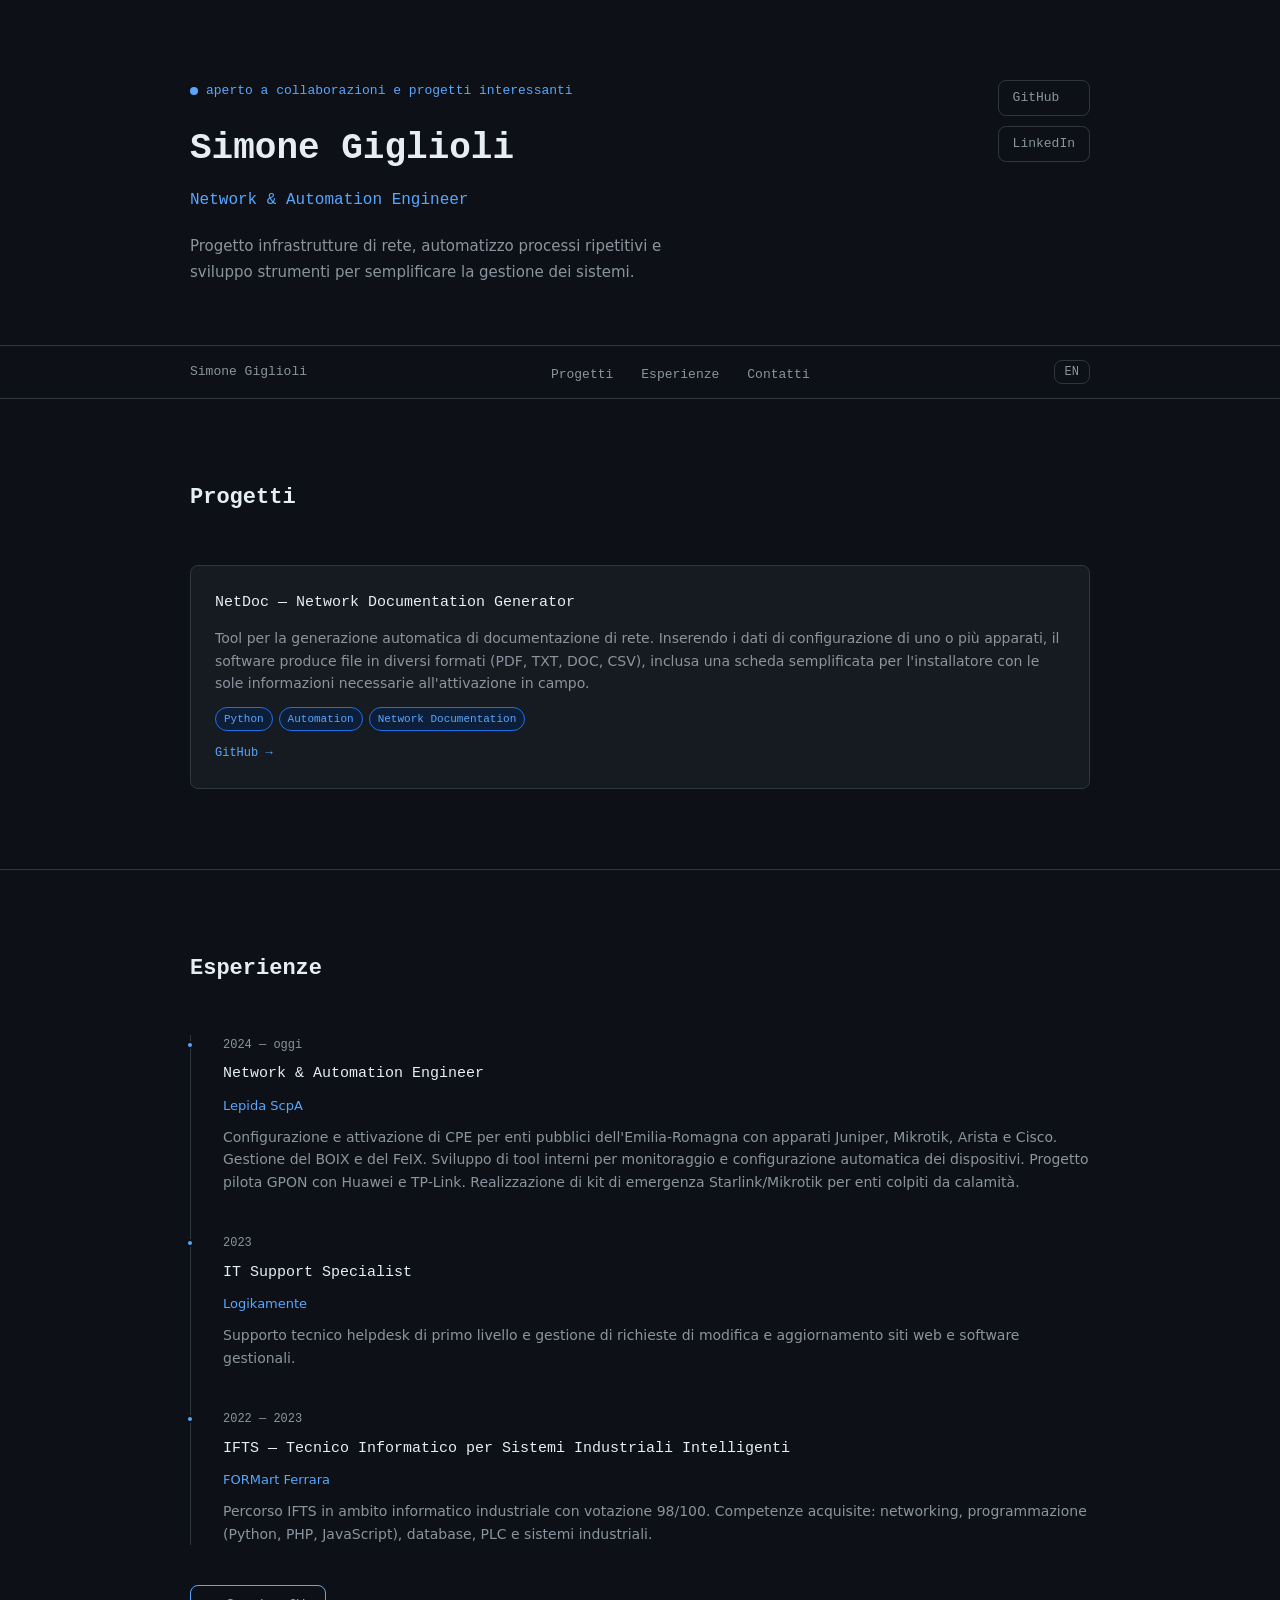
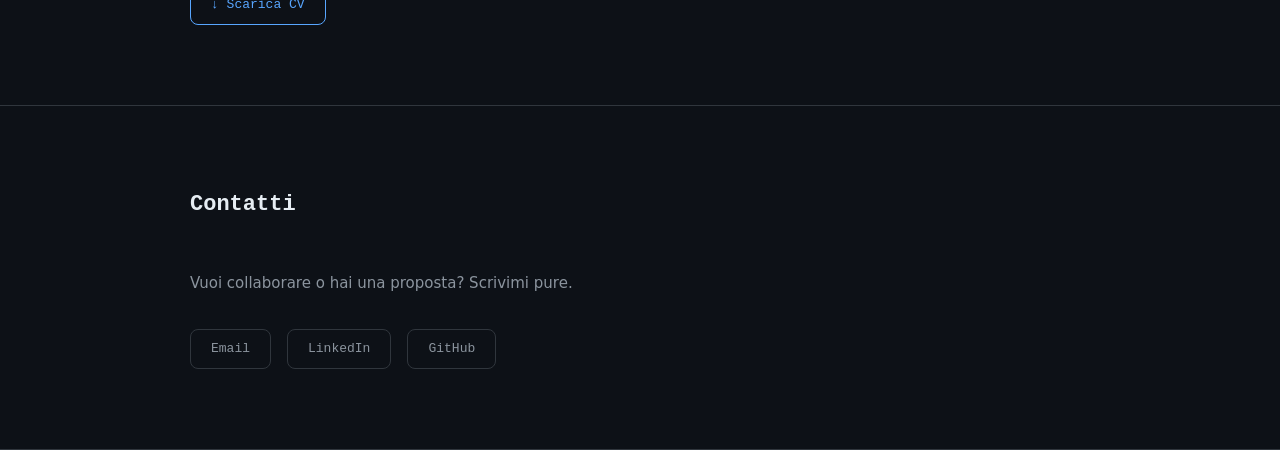
<file: index.html>
<!DOCTYPE html>
<html lang="it">
<head>
  <meta charset="UTF-8">
  <meta name="viewport" content="width=device-width, initial-scale=1.0">
  <link rel="icon" type="image/png" href="assets/img/favicon.png">
  <title>Simone Giglioli — Network & Automation Engineer</title>
  <meta property="og:title" content="Simone Giglioli — Network & Automation Engineer">
  <meta property="og:description" content="Portfolio di Simone Giglioli, Network & Automation Engineer. Progetto infrastrutture di rete, automatizzo processi e sviluppo tool interni per la gestione dei sistemi.">
  <meta property="og:url" content="https://SimoGgl.github.io">
  <meta property="og:type" content="website">
  <meta property="og:image" content="https://SimoGgl.github.io/assets/img/og-image.png">
  <link rel="stylesheet" href="css/style.css">
</head>
<body>

  <header id="hero">
    <div class="hero-container">

      <div class="hero-text">
        <p class="hero-available" data-i18n="available">aperto a collaborazioni e progetti interessanti</p>
        <h1 class="hero-name">Simone Giglioli</h1>
        <h2 class="hero-role" data-i18n="role">Network & Automation Engineer</h2>
        <p class="hero-bio" data-i18n="bio">
          Progetto infrastrutture di rete, automatizzo processi ripetitivi
          e sviluppo strumenti per semplificare la gestione dei sistemi.
        </p>
      </div>

      <div class="hero-links">
        <a href="https://github.com/SimoGgl" target="_blank">GitHub</a>
        <a href="https://www.linkedin.com/in/simone-giglioli" target="_blank">LinkedIn</a>
      </div>

    </div>
  </header>

  <nav id="navbar">
    <div class="nav-container">

      <span class="nav-name">Simone Giglioli</span>

      <ul class="nav-links">
        <li><a href="#progetti" data-i18n="nav_progetti">Progetti</a></li>
        <li><a href="#esperienze" data-i18n="nav_esperienze">Esperienze</a></li>
        <li><a href="#contatti" data-i18n="nav_contatti">Contatti</a></li>
      </ul>

      <button class="lang-toggle" id="lang-toggle">EN</button>

    </div>
  </nav>

  <main>
    <section id="progetti">
      <div class="section-container">

        <h2 class="section-title" data-i18n="progetti_titolo">Progetti</h2>

        <!--
          GRIGLIA PROGETTI
          Per aggiungere un progetto: copia un intero blocco <div class="project-card">
          e incollalo qui dentro come nuovo elemento della griglia.
        -->
        <div class="progetti-grid">

          <!--
            CARD PROGETTO
            - project-title: nome del progetto (non tradotto, uguale in IT e EN)
            - project-desc: descrizione breve — data-i18n="proj1_desc" è il gancio
              per la traduzione, ricordati di aggiungere la traduzione inglese
              nel file js/main.js nella sezione "translations"
            - project-tags: lista di tecnologie usate (non tradotte)
            - project-links: link al repo GitHub o a una demo
          -->
          <div class="project-card">
            <h3 class="project-title">NetDoc — Network Documentation Generator</h3>
            <p class="project-desc" data-i18n="proj1_desc">
              Tool per la generazione automatica di documentazione di rete.
              Inserendo i dati di configurazione di uno o più apparati,
              il software produce file in diversi formati (PDF, TXT, DOC, CSV),
              inclusa una scheda semplificata per l'installatore con le sole informazioni
              necessarie all'attivazione in campo.
            </p>
            <div class="project-tags">
              <span class="tag">Python</span>
              <span class="tag">Automation </span>
              <span class="tag">Network Documentation</span>
            </div>
            <div class="project-links">
              <a href="https://github.com/SimoGgl/NetDoc" target="_blank">GitHub →</a>
            </div>
          </div>

        </div>
      </div>
    </section>

    <section id="esperienze">
  <div class="section-container">

    <h2 class="section-title" data-i18n="esperienze_titolo">Esperienze</h2>

    <!--
      TIMELINE ESPERIENZE
      Per aggiungere una voce: copia un intero blocco <div class="timeline-item">
      e incollalo qui dentro. L'ordine è cronologico inverso: il più recente in cima.
    -->
    <div class="timeline">

      <!--
        VOCE TIMELINE
        - timeline-date: periodo (non tradotto)
        - timeline-role: ruolo lavorativo (non tradotto)
        - timeline-company: nome azienda (non tradotto)
        - timeline-desc: descrizione attività — data-i18n è il gancio per la
          traduzione, aggiungere la versione inglese in js/main.js
      -->
      <div class="timeline-item">
        <div class="timeline-date" data-i18n="exp1_date">2024 — oggi</div>
        <div class="timeline-content">
          <h3 class="timeline-role" data-i18n="exp1_role">Network & Automation Engineer</h3>
          <span class="timeline-company">Lepida ScpA</span>
          <p class="timeline-desc" data-i18n="exp1_desc">
            Configurazione e attivazione di CPE per enti pubblici dell'Emilia-Romagna
            con apparati Juniper, Mikrotik, Arista e Cisco. Gestione del BOIX e del FeIX.
            Sviluppo di tool interni per monitoraggio e configurazione automatica dei dispositivi.
            Progetto pilota GPON con Huawei e TP-Link.
            Realizzazione di kit di emergenza Starlink/Mikrotik per enti colpiti da calamità.
          </p>
        </div>
      </div>

      <div class="timeline-item">
        <div class="timeline-date" data-i18n="exp2_date">2023</div>
        <div class="timeline-content">
          <h3 class="timeline-role" data-i18n="exp2_role">IT Support Specialist</h3>
          <span class="timeline-company">Logikamente</span>
          <p class="timeline-desc" data-i18n="exp2_desc"> 
            Supporto tecnico helpdesk di primo livello e
            gestione di richieste di modifica e aggiornamento
            siti web e software gestionali.
          </p>
        </div>
      </div>

      <!--
        FORMAZIONE
        Stessa struttura delle esperienze lavorative.
        Puoi usare il campo timeline-company per il nome dell'università o istituto.
      -->
      <div class="timeline-item">
        <div class="timeline-date" data-i18n="exp3_date">2022 — 2023</div>
        <div class="timeline-content">
          <h3 class="timeline-role" data-i18n="exp3_role">IFTS — Tecnico Informatico per Sistemi Industriali Intelligenti</h3>
          <span class="timeline-company">FORMart Ferrara</span>
          <p class="timeline-desc" data-i18n="exp3_desc">
            Percorso IFTS in ambito informatico industriale con votazione 98/100.
            Competenze acquisite: networking, programmazione (Python, PHP, JavaScript),
            database, PLC e sistemi industriali.
          </p>
        </div>
      </div>

    </div>

    <!--
      BOTTONE CV
      Punta al file assets/cv.pdf
      data-i18n="scarica_cv" traduce il testo del bottone.
    -->
    <a href="assets/cv-ita.pdf" target="_blank" class="cv-button" data-i18n="scarica_cv">
  ↓ Scarica CV
</a>

  </div>
</section>

    <section id="contatti">
  <div class="section-container">

    <h2 class="section-title" data-i18n="contatti_titolo">Contatti</h2>

    <!--
      TESTO INTRODUTTIVO
      data-i18n="contatti_desc" traduce il paragrafo in inglese.
    -->
    <p class="contatti-desc" data-i18n="contatti_desc">
      Vuoi collaborare o hai una proposta? Scrivimi pure.
    </p>

    <!--
      LINK CONTATTI
      - Puoi aggiungere altri link copiando un <a class="contact-link">
    -->
    <div class="contatti-links">
      <a href="mailto:simone.giglioli97@gmail.com" class="contact-link">
        Email
      </a>
      <a href="https://linkedin.com/in/simone-giglioli" target="_blank" class="contact-link">
        LinkedIn
      </a>
      <a href="https://github.com/SimoGgl" target="_blank" class="contact-link">
        GitHub
      </a>
    </div>

  </div>
</section>
  </main>

  <script src="js/main.js"></script>
  

</body>
</html>
</file>
<file: css/style.css>
/* ================================================
   RESET & VARIABILI GLOBALI
   Azzera gli stili di default del browser e definisce
   i colori e font usati in tutto il sito.
   Per cambiare il colore accent basta modificare --accent.
   ================================================ */

*, *::before, *::after {
  box-sizing: border-box;
  margin: 0;
  padding: 0;
}

:root {
  --bg:         #0d1117;
  --surface:    #161b22;
  --border:     #30363d;
  --text:       #e6edf3;
  --text-muted: #8b949e;
  --accent:     #58a6ff;

  --font-mono: 'Courier New', Courier, monospace;
  --font-sans: system-ui, -apple-system, sans-serif;

  --max-width: 900px;
  --radius: 8px;
}

html {
  /* scroll fluido quando si clicca un link della navbar */
  scroll-behavior: smooth;
}

body {
  background-color: var(--bg);
  color: var(--text);
  font-family: var(--font-sans);
  font-size: 16px;
  line-height: 1.7;
}

a {
  color: var(--accent);
  text-decoration: none;
}

a:hover {
  text-decoration: underline;
}

/* ================================================
   HERO
   La prima sezione che si vede aprendo il sito.
   hero-container centra il contenuto e separa
   testo e link su due lati opposti.
   ================================================ */

#hero {
  padding: 80px 24px 60px;
  border-bottom: 0.5px solid var(--border);
}

.hero-container {
  max-width: var(--max-width);
  margin: 0 auto;
  display: flex;
  justify-content: space-between;
  align-items: flex-start;
  gap: 40px;
}

.hero-available {
  /* pallino blu animato prima del testo */
  display: flex;
  align-items: center;
  gap: 8px;
  font-size: 13px;
  color: var(--accent);
  margin-bottom: 16px;
  font-family: var(--font-mono);
}

.hero-available::before {
  content: '';
  display: inline-block;
  width: 8px;
  height: 8px;
  border-radius: 50%;
  background: var(--accent);
}

.hero-name {
  font-family: var(--font-mono);
  font-size: 36px;
  font-weight: 600;
  color: var(--text);
  margin-bottom: 8px;
}

.hero-role {
  font-family: var(--font-mono);
  font-size: 16px;
  font-weight: 400;
  color: var(--accent);
  margin-bottom: 20px;
}

.hero-bio {
  font-family: var(--font-sans);
  font-size: 15px;
  color: var(--text-muted);
  max-width: 480px;
}

.hero-links {
  display: flex;
  flex-direction: column;
  gap: 10px;
  flex-shrink: 0;
}

.hero-links a {
  font-family: var(--font-mono);
  font-size: 13px;
  color: var(--text-muted);
  border: 0.5px solid var(--border);
  padding: 6px 14px;
  border-radius: var(--radius);
  transition: color 0.2s, border-color 0.2s;
}

.hero-links a:hover {
  color: var(--accent);
  border-color: var(--accent);
  text-decoration: none;
}

/* ================================================
   NAVBAR
   Barra di navigazione fissa in cima alla pagina.
   Rimane visibile mentre si scrolla grazie a
   position: sticky e top: 0.
   nav-container allinea nome, link e bottone lingua
   su una sola riga.
   ================================================ */

#navbar {
  position: sticky;
  top: 0;
  background-color: var(--bg);
  border-bottom: 0.5px solid var(--border);
  padding: 0 24px;
  z-index: 100;
}

.nav-container {
  max-width: var(--max-width);
  margin: 0 auto;
  display: flex;
  align-items: center;
  justify-content: space-between;
  height: 52px;
}

.nav-name {
  font-family: var(--font-mono);
  font-size: 13px;
  color: var(--text-muted);
}

.nav-links {
  display: flex;
  gap: 28px;
  list-style: none;
}

.nav-links a {
  font-family: var(--font-mono);
  font-size: 13px;
  color: var(--text-muted);
  transition: color 0.2s;
}

.nav-links a:hover {
  color: var(--accent);
  text-decoration: none;
}

/* ------------------------------------------------
   BOTTONE CAMBIO LINGUA
   Mostra EN quando si è in italiano e viceversa.
   Lo stile è volutamente minimal per non distrarre.
   ------------------------------------------------ */

.lang-toggle {
  font-family: var(--font-mono);
  font-size: 12px;
  color: var(--text-muted);
  background: transparent;
  border: 0.5px solid var(--border);
  padding: 4px 10px;
  border-radius: var(--radius);
  cursor: pointer;
  transition: color 0.2s, border-color 0.2s;
}

.lang-toggle:hover {
  color: var(--accent);
  border-color: var(--accent);
}

/* ================================================
   SEZIONI GENERALI
   Stile comune a tutte le sezioni (progetti,
   esperienze, contatti). section-container limita
   la larghezza e centra il contenuto.
   ================================================ */

section {
  padding: 80px 24px;
  border-bottom: 0.5px solid var(--border);
}

.section-container {
  max-width: var(--max-width);
  margin: 0 auto;
}

.section-title {
  font-family: var(--font-mono);
  font-size: 22px;
  font-weight: 600;
  color: var(--text);
  margin-bottom: 48px;
}

/* ================================================
   PROGETTI
   Griglia a due colonne che si adatta allo spazio.
   Ogni card ha bordo sottile e sfondo leggermente
   più chiaro rispetto allo sfondo della pagina.
   ================================================ */

.progetti-grid {
  display: grid;
  grid-template-columns: repeat(auto-fit, minmax(260px, 1fr));
  gap: 16px;
}

.project-card {
  background: var(--surface);
  border: 0.5px solid var(--border);
  border-radius: var(--radius);
  padding: 24px;
  display: flex;
  flex-direction: column;
  gap: 12px;
  transition: border-color 0.2s;
}

.project-card:hover {
  border-color: var(--accent);
}

.project-title {
  font-family: var(--font-mono);
  font-size: 15px;
  font-weight: 500;
  color: var(--text);
}

.project-desc {
  font-size: 14px;
  color: var(--text-muted);
  line-height: 1.6;
  flex: 1;
}

/* ------------------------------------------------
   TAG TECNOLOGIE
   Piccole pillole con bordo accent per indicare
   le tecnologie usate in ogni progetto.
   ------------------------------------------------ */

.project-tags {
  display: flex;
  flex-wrap: wrap;
  gap: 6px;
}

.tag {
  font-family: var(--font-mono);
  font-size: 11px;
  color: var(--accent);
  background: #0d1f38;
  border: 0.5px solid #1f6feb;
  padding: 2px 8px;
  border-radius: 999px;
}

.project-links {
  display: flex;
  gap: 12px;
}

.project-links a {
  font-family: var(--font-mono);
  font-size: 12px;
  color: var(--accent);
}

/* ================================================
   ESPERIENZE — TIMELINE
   Lista verticale con una linea che collega
   le voci. Ogni voce ha un pallino sulla linea
   e il contenuto a destra.
   ================================================ */

.timeline {
  display: flex;
  flex-direction: column;
  gap: 0;
  margin-bottom: 40px;
  /* la linea verticale è un bordo sinistro sul contenitore */
  border-left: 0.5px solid var(--border);
  padding-left: 32px;
}

.timeline-item {
  position: relative;
  padding-bottom: 40px;
}

.timeline-item:last-child {
  padding-bottom: 0;
}

/* ------------------------------------------------
   PALLINO SULLA LINEA
   Posizionato in assoluto a sinistra della timeline,
   sovrapposto alla linea verticale.
   ------------------------------------------------ */

.timeline-item::before {
  content: '';
  position: absolute;
  left: -37px;
  top: 6px;
  width: 8px;
  height: 8px;
  border-radius: 50%;
  background: var(--accent);
  border: 2px solid var(--bg);
}

.timeline-date {
  font-family: var(--font-mono);
  font-size: 12px;
  color: var(--text-muted);
  margin-bottom: 6px;
}

.timeline-role {
  font-family: var(--font-mono);
  font-size: 15px;
  font-weight: 500;
  color: var(--text);
  margin-bottom: 4px;
}

.timeline-company {
  font-family: var(--font-sans);
  font-size: 13px;
  color: var(--accent);
}

.timeline-desc {
  font-size: 14px;
  color: var(--text-muted);
  line-height: 1.6;
  margin-top: 8px;
}

/* ------------------------------------------------
   BOTTONE SCARICA CV
   Stile outline con accent color, simile ai
   bottoni della navbar e dell'hero.
   ------------------------------------------------ */

.cv-button {
  display: inline-block;
  font-family: var(--font-mono);
  font-size: 13px;
  color: var(--accent);
  border: 0.5px solid var(--accent);
  padding: 8px 20px;
  border-radius: var(--radius);
  transition: background 0.2s;
}

.cv-button:hover {
  background: #0d1f38;
  text-decoration: none;
}

/* ================================================
   CONTATTI
   Sezione finale con testo introduttivo e link
   disposti in fila. Niente form — solo link diretti
   per mantenere il sito semplice e senza backend.
   ================================================ */

.contatti-desc {
  font-size: 15px;
  color: var(--text-muted);
  margin-bottom: 32px;
}

.contatti-links {
  display: flex;
  gap: 16px;
  flex-wrap: wrap;
}

.contact-link {
  font-family: var(--font-mono);
  font-size: 13px;
  color: var(--text-muted);
  border: 0.5px solid var(--border);
  padding: 8px 20px;
  border-radius: var(--radius);
  transition: color 0.2s, border-color 0.2s;
}

.contact-link:hover {
  color: var(--accent);
  border-color: var(--accent);
  text-decoration: none;
}

/* ================================================
   RESPONSIVE — MOBILE
   Sotto i 600px il layout si adatta:
   - L'hero impila testo e link verticalmente
   - La navbar nasconde i link (rimane solo il nome
     e il bottone lingua)
   ================================================ */

@media (max-width: 600px) {
  .hero-container {
    flex-direction: column;
  }

  .hero-name {
    font-size: 26px;
  }

  .nav-links {
    display: none;
  }

  .timeline {
    padding-left: 20px;
  }

  .timeline-item::before {
    left: -25px;
  }
}
</file>
